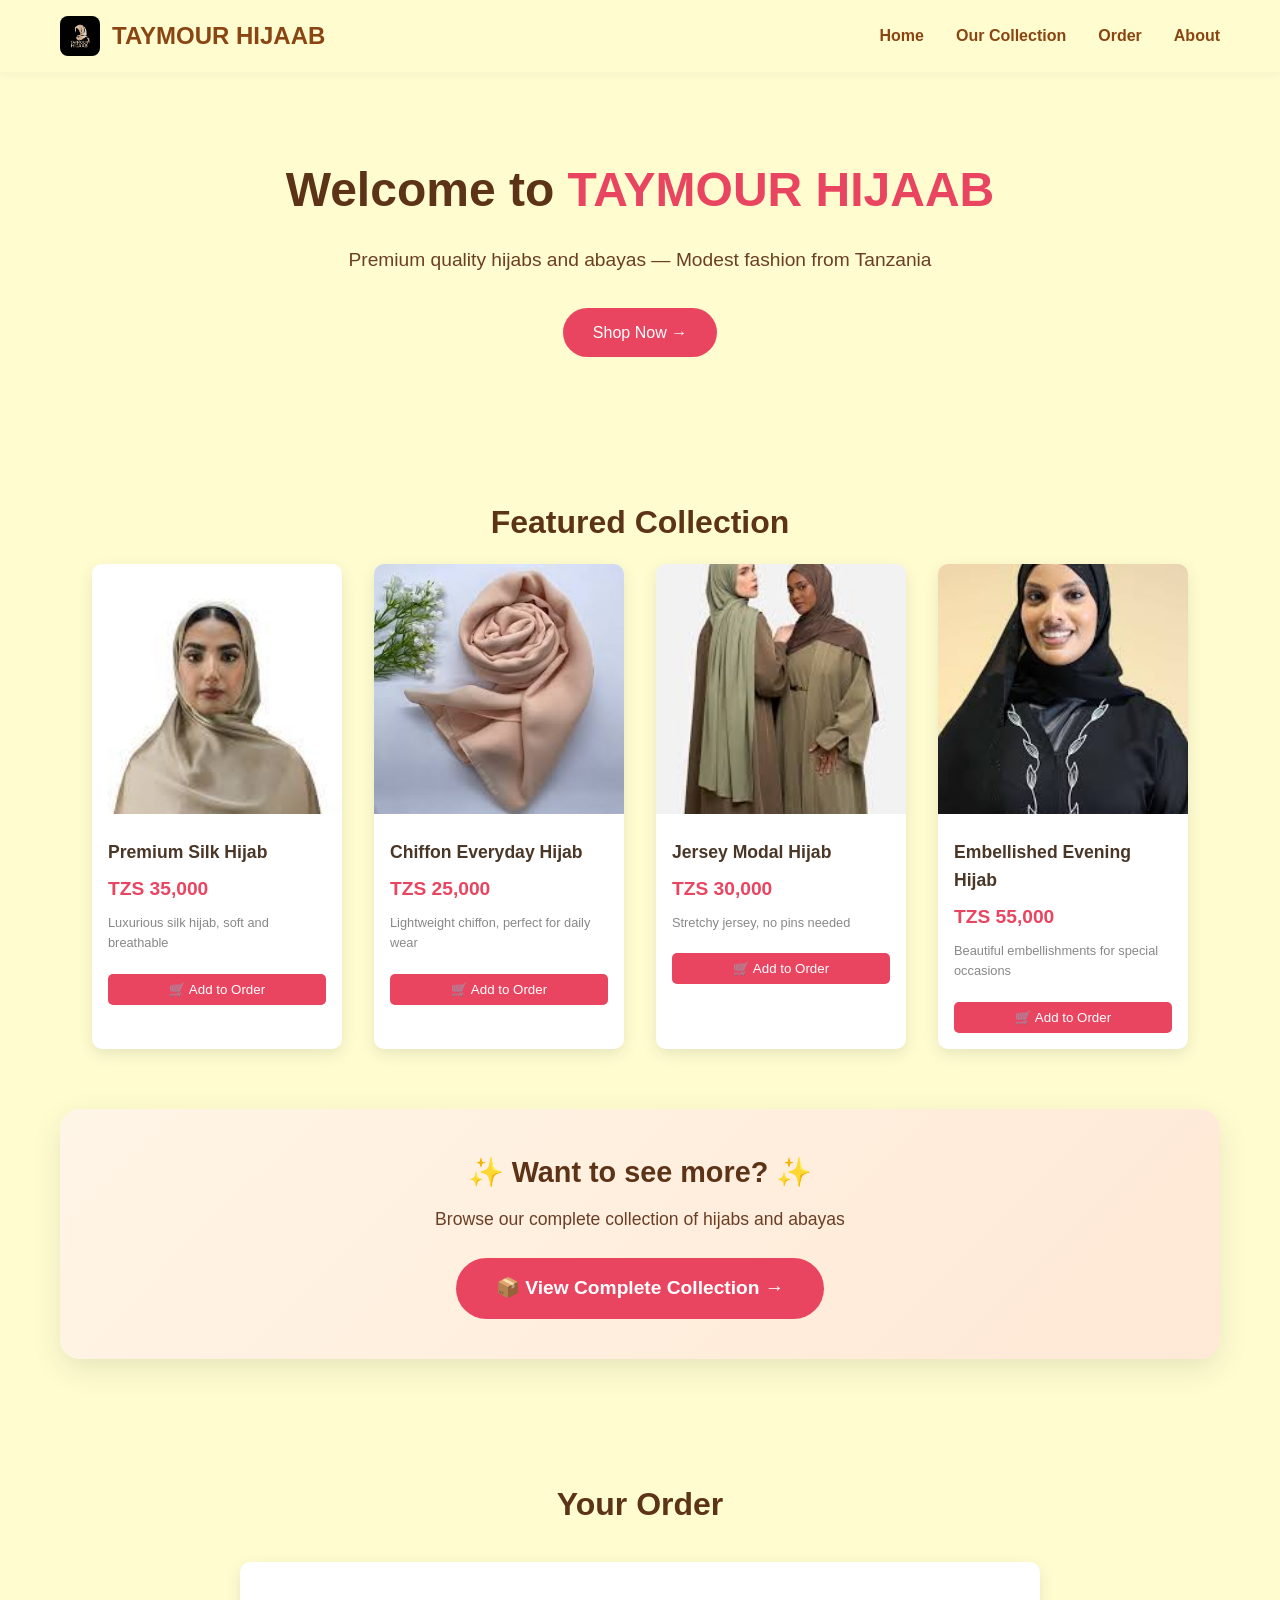
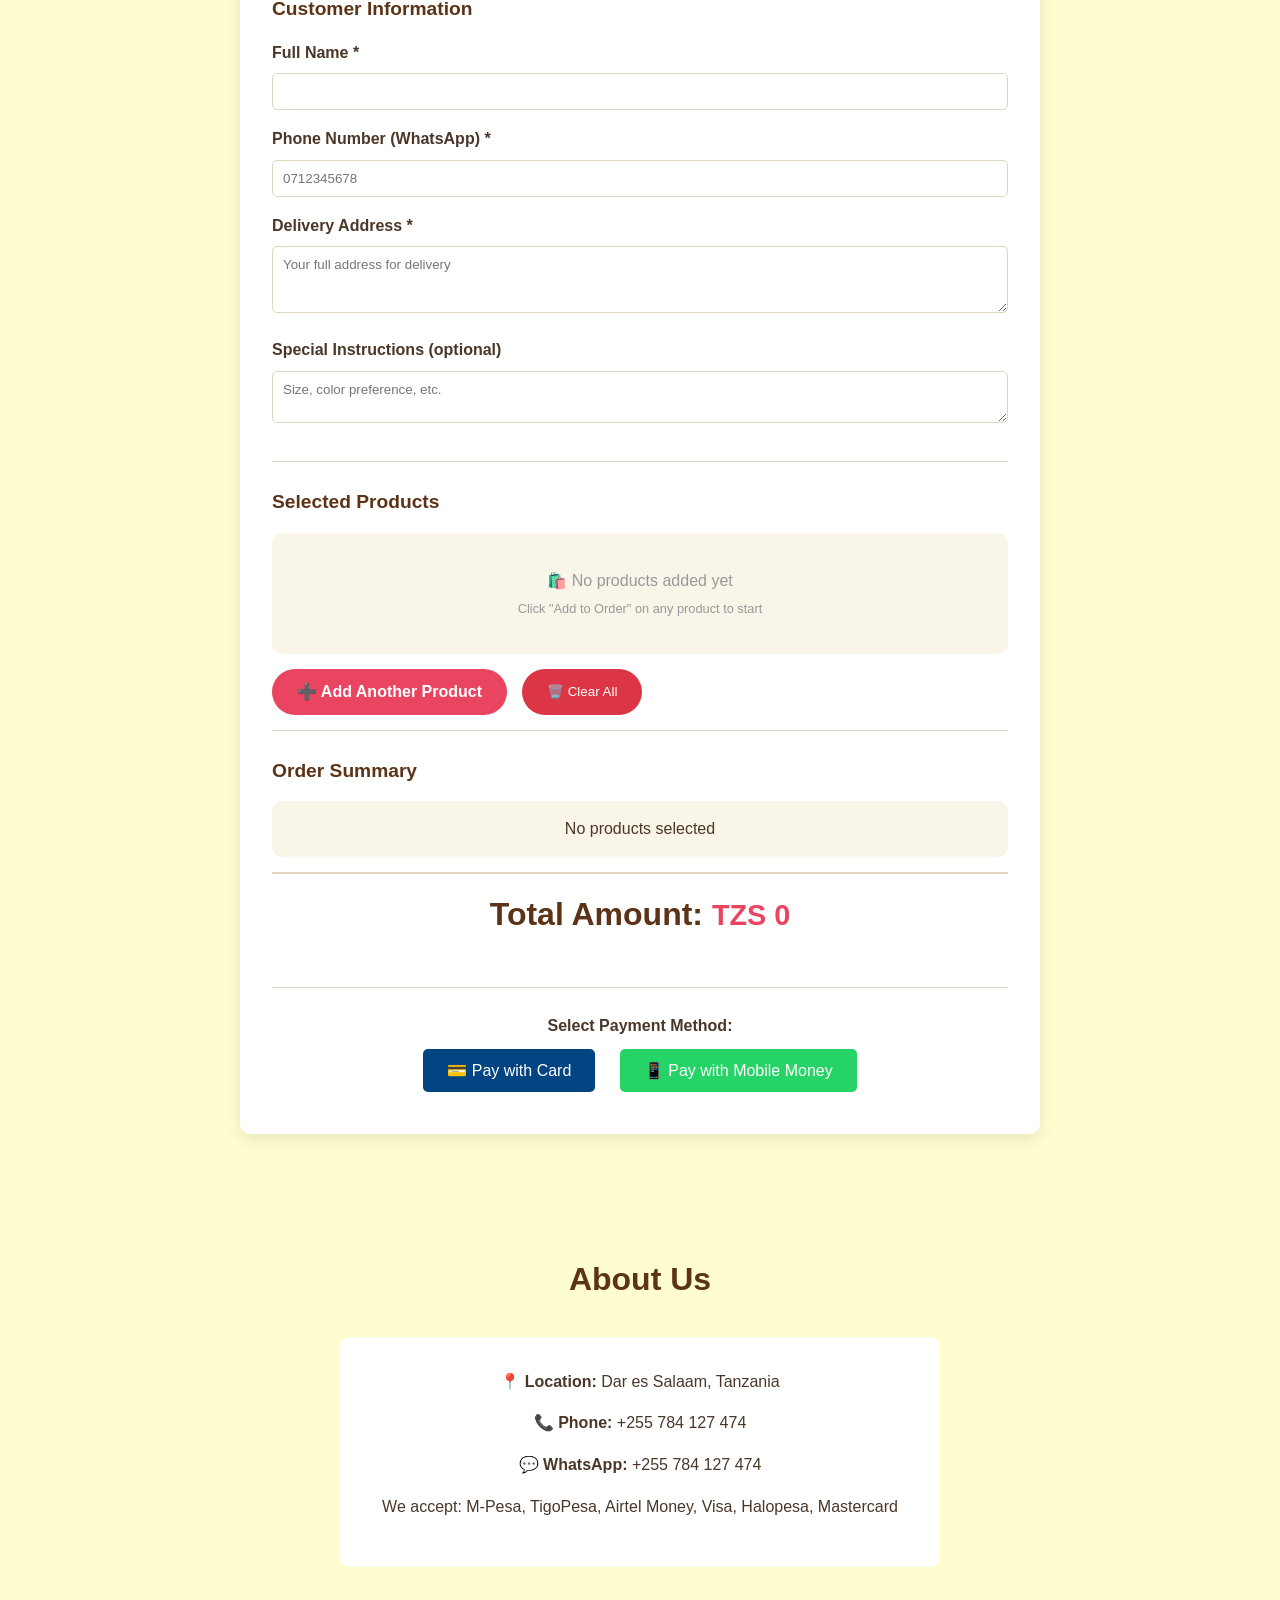
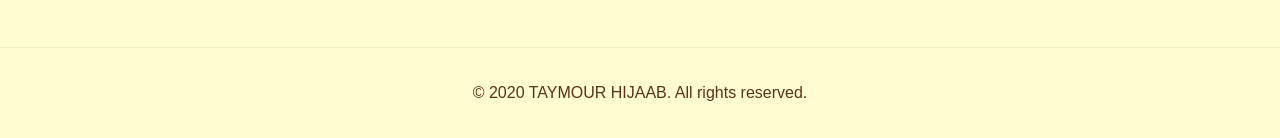
<file: index.html>
<!DOCTYPE html>
<html lang="en">
<head>
    <meta charset="UTF-8">
    <meta name="viewport" content="width=device-width, initial-scale=1.0">
    <title>TAYMOUR HIJAB | Premium Hijab & Abaya Collection</title>
	<!-- Multiple favicon options - one will work -->
<link rel="icon" type="image/png" href="images/favicon.png">
<link rel="icon" type="image/png" href="/images/favicon.png">
<link rel="icon" type="image/png" href="./images/favicon.png">
<link rel="icon" type="image/png" href="../images/favicon.png">
<link rel="icon" type="image/x-icon" href="favicon.ico">
<link rel="shortcut icon" href="images/favicon.png">
    <link rel="stylesheet" href="style.css">
    <!-- Security headers -->
    <meta http-equiv="X-Content-Type-Options" content="nosniff">
    <meta http-equiv="X-Frame-Options" content="DENY">
    <meta name="referrer" content="strict-origin-when-cross-origin">
</head>
<body>

    <nav class="navbar">
        <div class="container">
            <div class="logo">
    <img src="images/favicon.png" alt="TAYMOUR HIJAAB" class="logo-image">
    <h1>TAYMOUR HIJAAB</h1>
</div>            
<ul class="nav-links">
                <li><a href="index.html">Home</a></li>
                <li><a href="products.html">Our Collection</a></li>
                <li><a href="#order">Order</a></li>
                <li><a href="#about">About</a></li>
            </ul>
        </div>
    </nav>

    <section id="home" class="hero">
        <div class="container">
            <div class="hero-content">
                <h1>Welcome to <span class="shop-name">TAYMOUR HIJAAB</span></h1>
                <p>Premium quality hijabs and abayas — Modest fashion from Tanzania</p>
                <a href="products.html" class="btn-primary">Shop Now →</a>
            </div>
        </div>
    </section>

    <section id="featured" class="products">
        <div class="container">
            <h2>Featured Collection</h2>
            <div class="products-grid" id="productsGrid"></div>
            
            <div class="explore-more-section">
                <div class="explore-more-container">
                    <h3>✨ Want to see more? ✨</h3>
                    <p>Browse our complete collection of hijabs and abayas</p>
                    <a href="products.html" class="btn-explore-large">📦 View Complete Collection →</a>
                </div>
            </div>
        </div>
    </section>

    <section id="order" class="order">
        <div class="container">
            <h2>Your Order</h2>
            <div class="order-container">
                <form id="orderForm" onsubmit="event.preventDefault(); return false;">
                    
                    <div class="form-section">
                        <h3>Customer Information</h3>
                        <div class="form-group">
                            <label>Full Name *</label>
                            <input type="text" id="customerName" required maxlength="100">
                        </div>
                        <div class="form-group">
                            <label>Phone Number (WhatsApp) *</label>
                            <input type="tel" id="customerPhone" placeholder="0712345678" required pattern="[0-9]{10,15}">
                        </div>
                        <div class="form-group">
                            <label>Delivery Address *</label>
                            <textarea id="address" rows="3" placeholder="Your full address for delivery" required maxlength="500"></textarea>
                        </div>
                        <div class="form-group">
                            <label>Special Instructions (optional)</label>
                            <textarea id="notes" rows="2" placeholder="Size, color preference, etc." maxlength="300"></textarea>
                        </div>
                    </div>
                    
                    <div class="form-section">
                        <h3>Selected Products</h3>
                        <div class="products-selector" id="productsSelector">
                            <div class="empty-cart-message">
                                <p>🛍️ No products added yet</p>
                                <p class="small-text">Click "Add to Order" on any product to start</p>
                            </div>
                        </div>
                        <div class="add-more-products-container">
                            <a href="products.html" class="add-more-products-btn">➕ Add Another Product</a>
                            <button type="button" class="clear-order-btn" onclick="clearEntireOrder()">🗑️ Clear All</button>
                        </div>
                    </div>
                    
                    <div class="form-section">
                        <h3>Order Summary</h3>
                        <div id="orderSummary"></div>
                        <div class="grand-total">
                            <h2>Total Amount: <span id="grandTotal">TZS 0</span></h2>
                        </div>
                    </div>
                    
                    <div class="payment-methods">
                        <p><strong>Select Payment Method:</strong></p>
                        <button type="button" onclick="payWithCard()" class="btn-card">💳 Pay with Card</button>
                        <button type="button" onclick="payWithMobileMoney()" class="btn-mobile">📱 Pay with Mobile Money</button>
                    </div>
                </form>
            </div>
        </div>
    </section>

    <section id="about" class="about">
        <div class="container">
            <h2>About Us</h2>
            <div class="about-content">
                <p>📍 <strong>Location:</strong> Dar es Salaam, Tanzania</p>
                <p>📞 <strong>Phone:</strong> +255 784 127 474 </p>
                <p>💬 <strong>WhatsApp:</strong> +255 784 127 474</p>
                <p>We accept: M-Pesa, TigoPesa, Airtel Money, Visa, Halopesa, Mastercard</p>
            </div>
        </div>
    </section>

    <footer class="footer">
        <div class="container">
            <p>&copy; 2020 TAYMOUR HIJAAB. All rights reserved.</p>
        </div>
    </footer>

    <script src="script.js"></script>
</body>
</html>
</file>
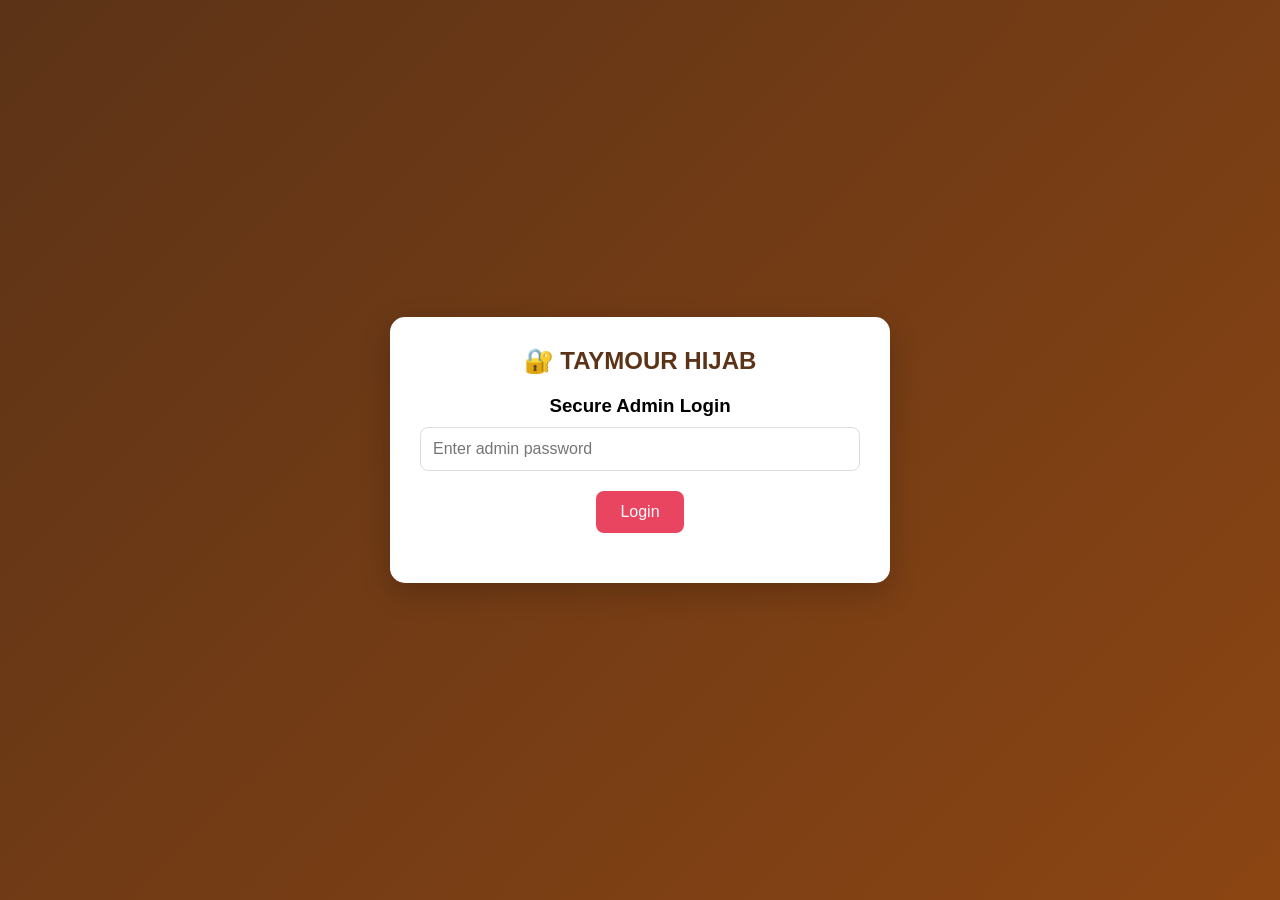
<file: manager.html>
<!DOCTYPE html>
<html lang="en">
<head>
    <meta charset="UTF-8">
    <meta name="viewport" content="width=device-width, initial-scale=1.0">
    <title>TAYMOUR HIJAB - Secure Admin Panel</title>
    <style>
        * {
            margin: 0;
            padding: 0;
            box-sizing: border-box;
        }
        
        body {
            font-family: 'Segoe UI', Tahoma, Geneva, Verdana, sans-serif;
            background: linear-gradient(135deg, #5C3317 0%, #8B4513 100%);
            min-height: 100vh;
            display: flex;
            justify-content: center;
            align-items: center;
            padding: 20px;
        }
        
        .login-box, .admin-panel {
            background: white;
            padding: 30px;
            border-radius: 15px;
            box-shadow: 0 10px 30px rgba(0,0,0,0.2);
            max-width: 500px;
            width: 100%;
            text-align: center;
        }
        
        .admin-panel {
            max-width: 1200px;
            display: none;
        }
        
        h2 {
            color: #5C3317;
            margin-bottom: 20px;
        }
        
        input {
            width: 100%;
            padding: 12px;
            margin: 10px 0;
            border: 1px solid #ddd;
            border-radius: 8px;
            font-size: 16px;
        }
        
        button {
            background-color: #e94560;
            color: white;
            padding: 12px 24px;
            border: none;
            border-radius: 8px;
            cursor: pointer;
            font-size: 16px;
            margin: 10px 5px;
        }
        
        button:hover {
            background-color: #c7354e;
        }
        
        .logout-btn {
            background-color: #6c757d;
            margin-bottom: 20px;
        }
        
        .instruction-box {
            background: #e8f4f8;
            padding: 20px;
            border-radius: 10px;
            margin-bottom: 20px;
            text-align: left;
        }
        
        .instruction-box code {
            background: #f0f0f0;
            padding: 2px 5px;
            border-radius: 3px;
            font-family: monospace;
            font-size: 12px;
            display: inline-block;
            margin: 5px 0;
        }
        
        .product-list {
            max-height: 500px;
            overflow-y: auto;
            margin-top: 20px;
        }
        
        .product-item {
            background: #f9f5e8;
            padding: 15px;
            margin: 10px 0;
            border-radius: 8px;
            display: flex;
            justify-content: space-between;
            align-items: center;
            flex-wrap: wrap;
            gap: 10px;
        }
        
        .error-msg {
            color: red;
            margin-top: 10px;
        }
        
        .warning-box {
            background: #fff3cd;
            border: 1px solid #ffc107;
            padding: 15px;
            border-radius: 10px;
            margin-bottom: 20px;
            text-align: left;
        }
        
        @media (max-width: 768px) {
            .product-item {
                flex-direction: column;
                text-align: center;
            }
        }
    </style>
</head>
<body>

<div id="loginBox" class="login-box">
    <h2>🔐 TAYMOUR HIJAB</h2>
    <h3>Secure Admin Login</h3>
    <input type="password" id="adminPassword" placeholder="Enter admin password" autocomplete="off">
    <button onclick="checkLogin()">Login</button>
    <div id="loginError" class="error-msg"></div>
</div>

<div id="adminPanel" class="admin-panel">
    <button onclick="logout()" class="logout-btn">🚪 Logout</button>
    
    <div class="warning-box">
        ⚠️ <strong>Security Notice:</strong> This is a secure admin area. 
        Do not share your password with anyone. Always log out when finished.
    </div>
    
    <div class="instruction-box">
        📝 <strong>How to Manage Products (Secure Method):</strong><br><br>
        
        <strong>To ADD a new product:</strong><br>
        1. Open <code>script.js</code> in Notepad++ or VS Code<br>
        2. Find the <strong>products</strong> array at the top (line ~6)<br>
        3. Add a new line with your product:<br>
        <code>{ id: 17, name: "New Product", price: 50000, image: "new-image.jpg", description: "Product description" },</code><br>
        4. Save the file and upload to your server<br>
        5. Refresh the website<br><br>
        
        <strong>To EDIT a product:</strong><br>
        - Change the name, price, or description in <code>script.js</code><br><br>
        
        <strong>To DELETE a product:</strong><br>
        - Remove the product line from <code>script.js</code><br><br>
        
        <strong>To ADD images:</strong><br>
        - Upload image files to the <code>images/</code> folder<br>
        - Use the exact filename in the product data<br><br>
        
        <strong>⚠️ Important Security Tips:</strong><br>
        - Always keep your password secure<br>
        - Change the password regularly<br>
        - Only access this panel from trusted devices<br>
        - Log out when you're done
    </div>
    
    <h2>📋 Current Products</h2>
    <div id="productsList" class="product-list"></div>
</div>

<script>
    // ========================================
    // SECURE ADMIN PANEL
    // ========================================
    
    // CHANGE THIS PASSWORD TO SOMETHING SECURE!
    const MASTER_PASSWORD = "taymour2024";
    
    // Rate limiting for failed attempts
    let failedAttempts = 0;
    let lockUntil = 0;
    
    function checkLogin() {
        // Rate limiting check
        if (Date.now() < lockUntil) {
            const waitSeconds = Math.ceil((lockUntil - Date.now()) / 1000);
            document.getElementById('loginError').innerText = `Too many attempts. Please wait ${waitSeconds} seconds.`;
            return;
        }
        
        const password = document.getElementById('adminPassword').value;
        
        if (password === MASTER_PASSWORD) {
            // Successful login - reset failed attempts
            failedAttempts = 0;
            document.getElementById('loginBox').style.display = 'none';
            document.getElementById('adminPanel').style.display = 'block';
            loadProducts();
            // Log successful login to console (for audit)
            console.log(`Admin login at ${new Date().toISOString()}`);
        } else {
            failedAttempts++;
            // Lock for 30 seconds after 3 failed attempts
            if (failedAttempts >= 3) {
                lockUntil = Date.now() + 30000;
                document.getElementById('loginError').innerText = 'Too many failed attempts. Account locked for 30 seconds.';
            } else {
                document.getElementById('loginError').innerText = `Incorrect password. ${3 - failedAttempts} attempts remaining.`;
            }
        }
    }
    
    function logout() {
        document.getElementById('loginBox').style.display = 'block';
        document.getElementById('adminPanel').style.display = 'none';
        document.getElementById('adminPassword').value = '';
        document.getElementById('loginError').innerText = '';
        failedAttempts = 0;
        lockUntil = 0;
        console.log(`Admin logout at ${new Date().toISOString()}`);
    }
    
    // Prevent browser from saving password to autofill incorrectly
    document.getElementById('adminPassword').addEventListener('keypress', function(e) {
        if (e.key === 'Enter') {
            e.preventDefault();
            checkLogin();
        }
    });
    
    function loadProducts() {
        // Quick security check - ensure we have valid products array from script.js
        // Since script.js is loaded on the main pages, we need to reference it
        if (typeof products !== 'undefined') {
            displayProducts(products);
            document.getElementById('productsList').innerHTML = `
                <div style="text-align:center; padding:20px;">
                    <p>✅ Products loaded successfully!</p>
                    <p style="font-size:12px; color:#666;">Found ${products.length} products</p>
                </div>
            ` + document.getElementById('productsList').innerHTML;
        } else {
            // Fallback: show instruction to check script.js
            document.getElementById('productsList').innerHTML = `
                <div class="instruction-box">
                    ⚠️ Could not load products automatically.<br><br>
                    Please open <code>script.js</code> in a text editor to view and edit products directly.
                </div>
            `;
        }
    }
    
    function displayProducts(productArray) {
        const container = document.getElementById('productsList');
        if (!productArray || productArray.length === 0) {
            container.innerHTML = '<p>No products found. Add products to script.js</p>';
            return;
        }
        
        container.innerHTML = productArray.map(p => `
            <div class="product-item">
                <div style="flex:1">
                    <strong>${escapeHtml(p.name)}</strong><br>
                    TZS ${p.price.toLocaleString()} | Image: ${escapeHtml(p.image)}<br>
                    <small>${escapeHtml(p.description)}</small>
                </div>
                <div>
                    <span style="font-size:12px; color:#999;">ID: ${p.id}</span>
                </div>
            </div>
        `).join('');
    }
    
    // Simple HTML escape for display
    function escapeHtml(text) {
        if (!text) return '';
        return text.replace(/[&<>]/g, function(m) {
            if (m === '&') return '&amp;';
            if (m === '<') return '&lt;';
            if (m === '>') return '&gt;';
            return m;
        });
    }
    
    // Prevent right-click on admin panel (basic security)
    document.addEventListener('contextmenu', function(e) {
        if (document.getElementById('adminPanel').style.display === 'block') {
            e.preventDefault();
            return false;
        }
    });
</script>

</body>
</html>
</file>
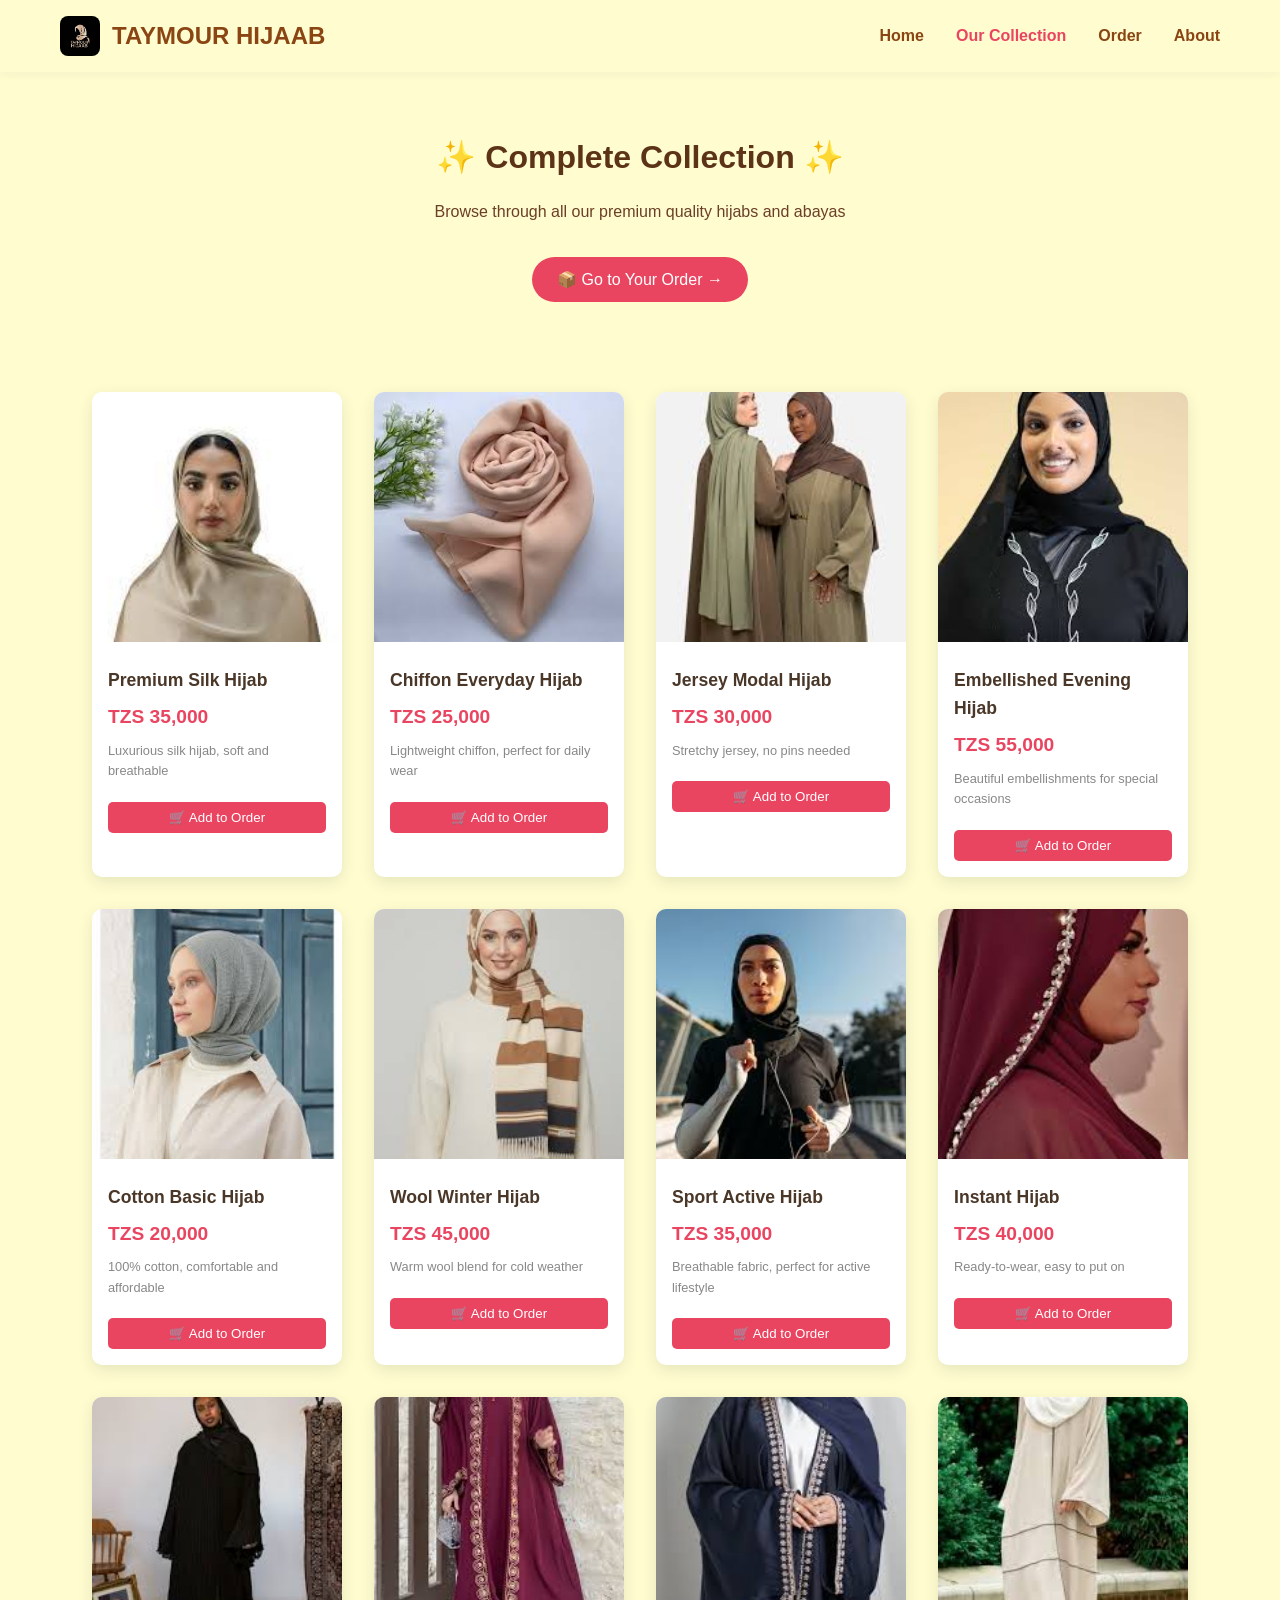
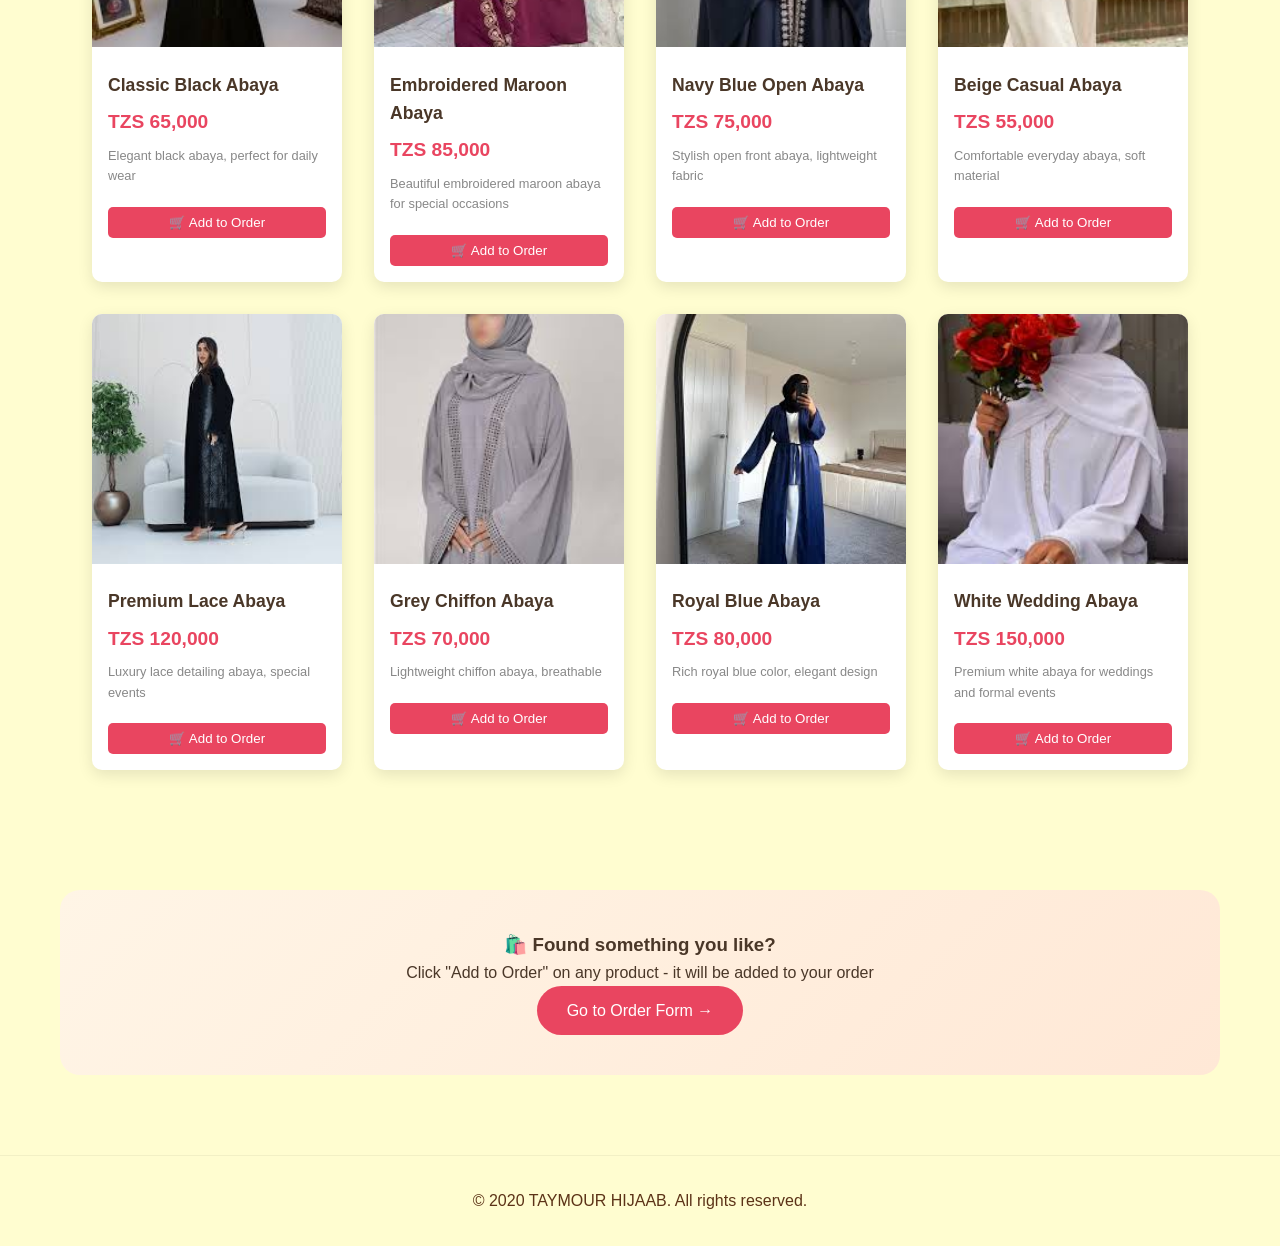
<file: products.html>
<!DOCTYPE html>
<html lang="en">
<head>
    <meta charset="UTF-8">
    <meta name="viewport" content="width=device-width, initial-scale=1.0">
    <title>Complete Collection - TAYMOUR HIJAAB</title>
    <link rel="stylesheet" href="style.css">
	<link rel="icon" type="image/png" href="images/favicon.png">
<link rel="icon" type="image/png" href="/images/favicon.png">
<link rel="icon" type="image/png" href="./images/favicon.png">
<link rel="icon" type="image/png" href="../images/favicon.png">
<link rel="icon" type="image/x-icon" href="favicon.ico">
<link rel="shortcut icon" href="images/favicon.png">

    <meta http-equiv="X-Content-Type-Options" content="nosniff">
    <meta http-equiv="X-Frame-Options" content="DENY">
    <meta name="referrer" content="strict-origin-when-cross-origin">
</head>
<body>

    <nav class="navbar">
 <div class="container">
            <div class="logo">
    <img src="images/favicon.png" alt="TAYMOUR HIJAAB" class="logo-image">
    <h1>TAYMOUR HIJAAB</h1>
</div>           
                        <ul class="nav-links">
                <li><a href="index.html">Home</a></li>
                <li><a href="products.html" class="active">Our Collection</a></li>
                <li><a href="index.html#order">Order</a></li>
                <li><a href="index.html#about">About</a></li>
            </ul>
        </div>
    </nav>

    <section class="page-header">
        <div class="container">
            <h1>✨ Complete Collection ✨</h1>
            <p>Browse through all our premium quality hijabs and abayas</p>
            <div class="current-order-status" id="orderStatus"></div>
            <div class="back-to-order">
                <a href="index.html#order" class="btn-back-order">📦 Go to Your Order →</a>
            </div>
        </div>
    </section>

    <section class="all-products">
        <div class="container">
            <div class="products-grid" id="allProductsGrid"></div>
        </div>
    </section>

    <section class="cta-section">
        <div class="container">
            <div class="cta-content">
                <h3>🛍️ Found something you like?</h3>
                <p>Click "Add to Order" on any product - it will be added to your order</p>
                <a href="index.html#order" class="btn-primary">Go to Order Form →</a>
            </div>
        </div>
    </section>

    <footer class="footer">
        <div class="container">
            <p>&copy; 2020 TAYMOUR HIJAAB. All rights reserved.</p>
        </div>
    </footer>

    <script src="script.js"></script>
</body>
</html>
</file>
<file: style.css>
* {
    margin: 0;
    padding: 0;
    box-sizing: border-box;
}

body {
    background-color: rgb(255, 253, 208);
    font-family: 'Segoe UI', Tahoma, Geneva, Verdana, sans-serif;
    line-height: 1.6;
    color: #4a3728;
}

.container {
    max-width: 1200px;
    margin: 0 auto;
    padding: 0 20px;
}

.navbar {
    background-color: rgb(255, 253, 208);
    padding: 1rem 0;
    position: sticky;
    top: 0;
    box-shadow: 0 2px 10px rgba(0,0,0,0.05);
    z-index: 100;
}

.navbar .container {
    display: flex;
    justify-content: space-between;
    align-items: center;
    flex-wrap: wrap;
}

.logo h1 {
    font-size: 1.5rem;
    color: #8B4513;
}

.nav-links {
    display: flex;
    list-style: none;
    gap: 2rem;
}

.nav-links a {
    color: #8B4513;
    text-decoration: none;
    font-weight: bold;
    transition: color 0.3s;
}

.nav-links a:hover,
.nav-links a.active {
    color: #e94560;
}

.hero {
    text-align: center;
    padding: 80px 20px;
}

.hero h1 {
    font-size: 3rem;
    margin-bottom: 1rem;
    color: #5C3317;
}

.shop-name {
    color: #e94560;
}

.hero p {
    font-size: 1.2rem;
    margin-bottom: 2rem;
    color: #6B3E26;
}

.btn-primary {
    display: inline-block;
    background-color: #e94560;
    color: white;
    padding: 12px 30px;
    text-decoration: none;
    border-radius: 30px;
    transition: transform 0.3s;
    border: none;
    cursor: pointer;
}

.btn-primary:hover {
    transform: scale(1.05);
    background-color: #c7354e;
}

.products, .all-products {
    padding: 60px 20px;
}

.products h2, .page-header h1 {
    text-align: center;
    margin-bottom: 1rem;
    font-size: 2rem;
    color: #5C3317;
}

.page-header p {
    text-align: center;
    color: #6B3E26;
    margin-bottom: 2rem;
}

.products-grid {
    display: flex;
    gap: 2rem;
    justify-content: center;
    flex-wrap: wrap;
}

.product-card {
    background: white;
    border-radius: 10px;
    width: 250px;
    box-shadow: 0 5px 15px rgba(0,0,0,0.1);
    transition: transform 0.3s;
    overflow: hidden;
}

.product-card:hover {
    transform: translateY(-5px);
}

.product-image {
    width: 100%;
    height: 250px;
    object-fit: cover;
}

.product-info {
    padding: 1rem;
}

.product-title {
    font-size: 1.1rem;
    margin-bottom: 0.5rem;
    color: #4a3728;
}

.product-price {
    color: #e94560;
    font-weight: bold;
    font-size: 1.2rem;
    margin-bottom: 0.5rem;
}

.product-desc {
    font-size: 0.8rem;
    color: #888;
    margin-bottom: 10px;
}

.product-btn {
    background-color: #e94560;
    color: white;
    border: none;
    padding: 8px 15px;
    border-radius: 5px;
    cursor: pointer;
    width: 100%;
    margin-top: 10px;
    transition: background-color 0.3s;
}

.product-btn:hover {
    background-color: #c7354e;
}

.explore-more-section {
    margin-top: 60px;
    padding: 40px 20px;
    background: linear-gradient(135deg, #fff5e6 0%, #ffe8d6 100%);
    border-radius: 20px;
    text-align: center;
    box-shadow: 0 10px 30px rgba(0,0,0,0.1);
}

.explore-more-container h3 {
    font-size: 1.8rem;
    color: #5C3317;
    margin-bottom: 10px;
}

.explore-more-container p {
    font-size: 1.1rem;
    color: #6B3E26;
    margin-bottom: 25px;
}

.btn-explore-large {
    display: inline-block;
    background-color: #e94560;
    color: white;
    padding: 15px 40px;
    text-decoration: none;
    border-radius: 50px;
    font-size: 1.2rem;
    font-weight: bold;
    transition: all 0.3s;
}

.btn-explore-large:hover {
    background-color: #c7354e;
    transform: scale(1.05);
}

.order {
    padding: 60px 20px;
}

.order h2 {
    text-align: center;
    margin-bottom: 2rem;
    font-size: 2rem;
    color: #5C3317;
}

.order-container {
    max-width: 800px;
    margin: 0 auto;
    background: white;
    padding: 2rem;
    border-radius: 10px;
    box-shadow: 0 5px 15px rgba(0,0,0,0.1);
}

.form-section {
    margin-bottom: 25px;
    padding-bottom: 15px;
    border-bottom: 1px solid #e0d5c0;
}

.form-section h3 {
    color: #5C3317;
    margin-bottom: 15px;
    font-size: 1.2rem;
}

.form-group {
    margin-bottom: 1rem;
}

.form-group label {
    display: block;
    margin-bottom: 0.5rem;
    font-weight: bold;
    color: #4a3728;
}

.form-group input,
.form-group select,
.form-group textarea {
    width: 100%;
    padding: 10px;
    border: 1px solid #e0d5c0;
    border-radius: 5px;
    font-family: inherit;
}

.products-selector {
    background-color: #f9f5e8;
    padding: 15px;
    border-radius: 10px;
    margin-bottom: 10px;
    min-height: 100px;
}

.empty-cart-message {
    text-align: center;
    color: #999;
    padding: 20px;
}

.empty-cart-message .small-text {
    font-size: 0.8rem;
    margin-top: 5px;
}

.product-info-row {
    display: flex;
    justify-content: space-between;
    align-items: center;
    padding: 12px;
    background: white;
    border-radius: 8px;
    margin-bottom: 10px;
    flex-wrap: wrap;
    gap: 10px;
}

.product-name {
    font-weight: bold;
    color: #4a3728;
    flex: 2;
    min-width: 150px;
}

.product-controls {
    display: flex;
    align-items: center;
    gap: 8px;
}

.qty-btn {
    background-color: #e94560;
    color: white;
    border: none;
    width: 30px;
    height: 30px;
    border-radius: 5px;
    cursor: pointer;
    font-size: 1.1rem;
}

.qty-btn:hover {
    background-color: #c7354e;
}

.qty-value {
    font-weight: bold;
    min-width: 30px;
    text-align: center;
}

.remove-item-btn {
    background-color: #dc3545;
    color: white;
    border: none;
    padding: 5px 10px;
    border-radius: 5px;
    cursor: pointer;
    font-size: 0.8rem;
}

.remove-item-btn:hover {
    background-color: #c82333;
}

.item-total {
    font-weight: bold;
    color: #e94560;
    min-width: 100px;
    text-align: right;
}

.add-more-products-container {
    display: flex;
    gap: 15px;
    margin-top: 15px;
    flex-wrap: wrap;
}

.add-more-products-btn {
    display: inline-block;
    background-color: #e94560;
    color: white;
    padding: 10px 25px;
    text-decoration: none;
    border-radius: 30px;
    font-weight: bold;
}

.add-more-products-btn:hover {
    background-color: #c7354e;
}

.clear-order-btn {
    background-color: #dc3545;
    color: white;
    border: none;
    padding: 10px 25px;
    border-radius: 30px;
    cursor: pointer;
}

#orderSummary {
    background-color: #f9f5e8;
    padding: 15px;
    border-radius: 10px;
    margin: 10px 0;
}

.summary-item {
    display: flex;
    justify-content: space-between;
    padding: 8px 0;
    border-bottom: 1px solid #e0d5c0;
}

.summary-product-name {
    font-weight: bold;
    color: #4a3728;
}

.summary-product-details {
    color: #666;
    font-size: 0.9rem;
}

.summary-product-price {
    color: #e94560;
    font-weight: bold;
}

.grand-total {
    text-align: right;
    margin-top: 15px;
    padding-top: 15px;
    border-top: 2px solid #e0d5c0;
}

#grandTotal {
    color: #e94560;
    font-size: 1.8rem;
}

.payment-methods {
    text-align: center;
    margin-top: 1.5rem;
}

.btn-card, .btn-mobile {
    padding: 12px 24px;
    margin: 10px;
    border: none;
    border-radius: 5px;
    cursor: pointer;
    font-size: 1rem;
}

.btn-card {
    background-color: #004481;
    color: white;
}

.btn-mobile {
    background-color: #25D366;
    color: white;
}

.about {
    padding: 60px 20px;
}

.about h2 {
    text-align: center;
    margin-bottom: 2rem;
    font-size: 2rem;
    color: #5C3317;
}

.about-content {
    text-align: center;
    max-width: 600px;
    margin: 0 auto;
    background: white;
    padding: 2rem;
    border-radius: 10px;
}

.about-content p {
    margin-bottom: 1rem;
}

.page-header {
    text-align: center;
    padding: 60px 20px 30px 20px;
}

.current-order-status {
    background-color: #e94560;
    color: white;
    padding: 10px 20px;
    border-radius: 50px;
    display: inline-block;
    margin: 15px auto;
}

.back-to-order {
    margin-top: 20px;
}

.btn-back-order {
    display: inline-block;
    background-color: #e94560;
    color: white;
    padding: 10px 25px;
    text-decoration: none;
    border-radius: 30px;
}

.cta-section {
    padding: 60px 20px;
    text-align: center;
}

.cta-content {
    background: linear-gradient(135deg, #fff5e6 0%, #ffe8d6 100%);
    padding: 40px;
    border-radius: 20px;
}

.cart-notification {
    position: fixed;
    top: 20px;
    right: 20px;
    z-index: 1000;
    transform: translateX(400px);
    transition: transform 0.3s ease;
}

.cart-notification.show {
    transform: translateX(0);
}

.notification-content {
    background-color: #e94560;
    color: white;
    padding: 12px 24px;
    border-radius: 50px;
    box-shadow: 0 5px 15px rgba(0,0,0,0.2);
    font-weight: bold;
}

.highlight-pulse {
    animation: pulse 0.5s ease;
}

@keyframes pulse {
    0% { box-shadow: 0 0 0 0 rgba(233, 69, 96, 0.4); }
    70% { box-shadow: 0 0 0 20px rgba(233, 69, 96, 0); }
    100% { box-shadow: 0 0 0 0 rgba(233, 69, 96, 0); }
}

.footer {
    background-color: rgb(255, 253, 208);
    text-align: center;
    padding: 2rem;
    color: #5C3317;
    margin-top: 20px;
    border-top: 1px solid rgba(0,0,0,0.05);
}

@media (max-width: 768px) {
    .navbar .container {
        flex-direction: column;
        gap: 1rem;
    }
    
    .nav-links {
        gap: 1rem;
        flex-wrap: wrap;
        justify-content: center;
    }
    
    .hero {
        padding: 60px 20px;
    }
    
    .hero h1 {
        font-size: 2rem;
    }
    
    .product-info-row {
        flex-direction: column;
        align-items: stretch;
    }
    
    .product-controls {
        justify-content: center;
    }
    
    .item-total {
        text-align: center;
    }
    
    .grand-total {
        text-align: center;
    }
    
    .btn-card, .btn-mobile {
        display: block;
        width: 100%;
        margin: 10px 0;
    }
    
    .products-grid {
        gap: 1rem;
    }
    
    .product-card {
        width: 200px;
    }
    
    .product-image {
        height: 200px;
    }
}

@media (max-width: 480px) {
    .product-card {
        width: 100%;
        max-width: 280px;
    }
    
    .order-container, .about-content {
        padding: 1.5rem;
    }
    
    .hero h1 {
        font-size: 1.5rem;
    }
}
/* Logo with Image */
.logo {
    display: flex;
    align-items: center;
    gap: 12px;
}

.logo-image {
    width: 40px;
    height: 40px;
    object-fit: contain;
    border-radius: 8px;
}

.logo h1 {
    font-size: 1.5rem;
    color: #8B4513;
    margin: 0;
}

/* Responsive for mobile */
@media (max-width: 768px) {
    .logo-image {
        width: 30px;
        height: 30px;
    }
    
    .logo h1 {
        font-size: 1.2rem;
    }
}
</file>
